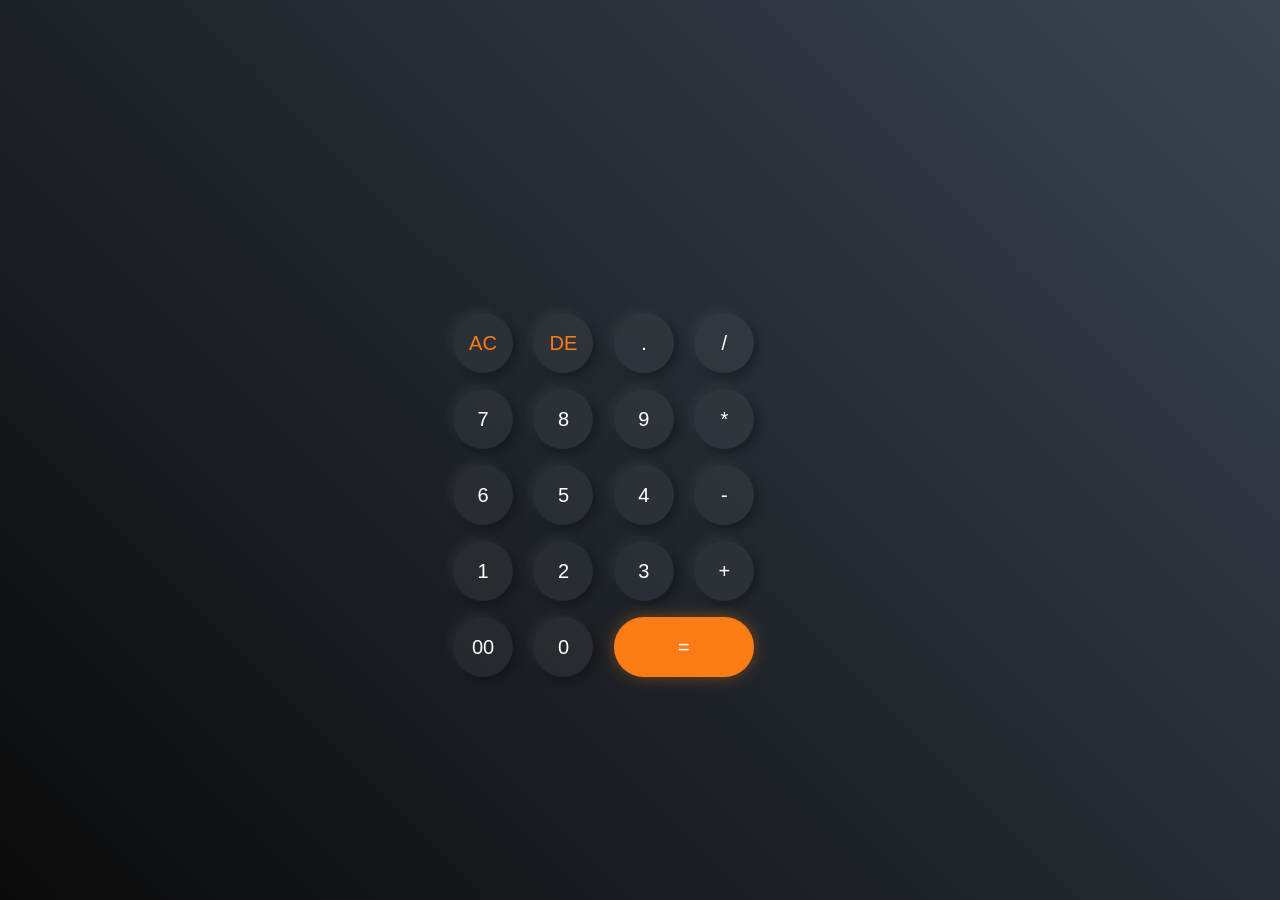
<file: index.html>
<!DOCTYPE html>
<html lang="en">

<head>
    <meta charset="UTF-8">
    <meta name="viewport" content="width=device-width, initial-scale=1.0">
    <link rel="stylesheet" href="calculator.css">
    <title>Document</title>
</head>

<body>

    <div class="container">
        <div class="calcuator">
            <form>
                <div class="display">
                    <input type="text" name="display">
                </div>

                <div>
                    <input type="button" value="AC" onClick="display.value = '' ">
                    <input type="button" value="DE" onClick="display.value = display.value.slice(0, -1) ">
                    <input type="button" value="." onclick="display.value += '.'"> 
                    <input type="button" value="/" onclick="display.value += '/'">
                </div>
                <div>
                    <input type="button" value="7" onclick="display.value += '7'">
                    <input type="button" value="8" onclick="display.value += '8'">
                    <input type="button" value="9" onclick="display.value += '9'">
                    <input type="button" value="*" onclick="display.value += '*'">
                </div>
                <div>
                    <input type="button" value="6" onclick="display.value += '6'">
                    <input type="button" value="5" onclick="display.value += '5'">
                    <input type="button" value="4" onclick="display.value += '4'">
                    <input type="button" value="-" onclick="display.value += '-'">
                </div>
                <div>
                    <input type="button" value="1" onclick="display.value += '1'">
                    <input type="button" value="2" onclick="display.value += '2'">
                    <input type="button" value="3" onclick="display.value += '3'">
                    <input type="button" value="+" onclick="display.value += '+'">
                </div>
                <div>
                    <input type="button" value="00" onclick=" display.value +='00'">
                    <input type="button" value="0" onclick="display.value += '0'">
                    <input type="button" value="=" onclick="display.value = eval(display.value)">
                </div>
            </form>

        </div>
    </div>

    <script src="./calculator.js"></script>
</body>

</html>
</file>
<file: calculator.css>
* {
    margin: 0;
    padding: 0;
    font-family: 'Poppins', sans-serif;
    box-sizing: border-box;
}

body {
    width: 100%;
    height: 100vh;
    background: linear-gradient(45deg, #0a0a0a, #3a4452);
    display: flex;
    align-items: center;
    justify-content: center;
}

.calculator {
    background: rgba(255, 255, 255, 0.1);
    padding: 20px;
    border-radius: 16px;
    box-shadow: 0 20px 50px rgba(0, 0, 0, 0.5);
    border: 1px solid rgba(255, 255, 255, 0.1);
    backdrop-filter: blur(10px);
}

.display {
    margin: 10px 0 20px 0;
}

.display input {
    width: 100%;
    height: 60px;
    background: transparent;
    border: none;
    outline: none;
    font-size: 30px;
    text-align: right;
    color: #fff;
    padding-right: 10px;
}

input[type="button"] {
    width: 60px;
    height: 60px;
    margin: 8px;
    border-radius: 50%;
    border: none;
    background: rgba(255, 255, 255, 0.05);
    color: #fff;
    font-size: 20px;
    cursor: pointer;
    transition: all 0.2s ease;
    box-shadow: -4px -4px 10px rgba(255, 255, 255, 0.05), 
                4px 4px 10px rgba(0, 0, 0, 0.3);
}

input[type="button"]:hover {
    background: rgba(255, 255, 255, 0.15);
    transform: translateY(-2px);
}

input[type="button"]:active {
    transform: scale(0.9);
}
input[value="="] {
    width: 140px;
    border-radius: 40px;
    background: #fb7c14;
    box-shadow: 0 0 15px rgba(251, 124, 20, 0.4);
}

input[value="AC"], input[value="DE"] {
    color: #fb7c14;
}
.btn-press {
    animation: buttonClick 0.3s ease;
}

@keyframes buttonClick {
    0% { transform: scale(1); }
    50% { transform: scale(0.8); background: rgba(251, 124, 20, 0.3); }
    100% { transform: scale(1); }
}
</file>
